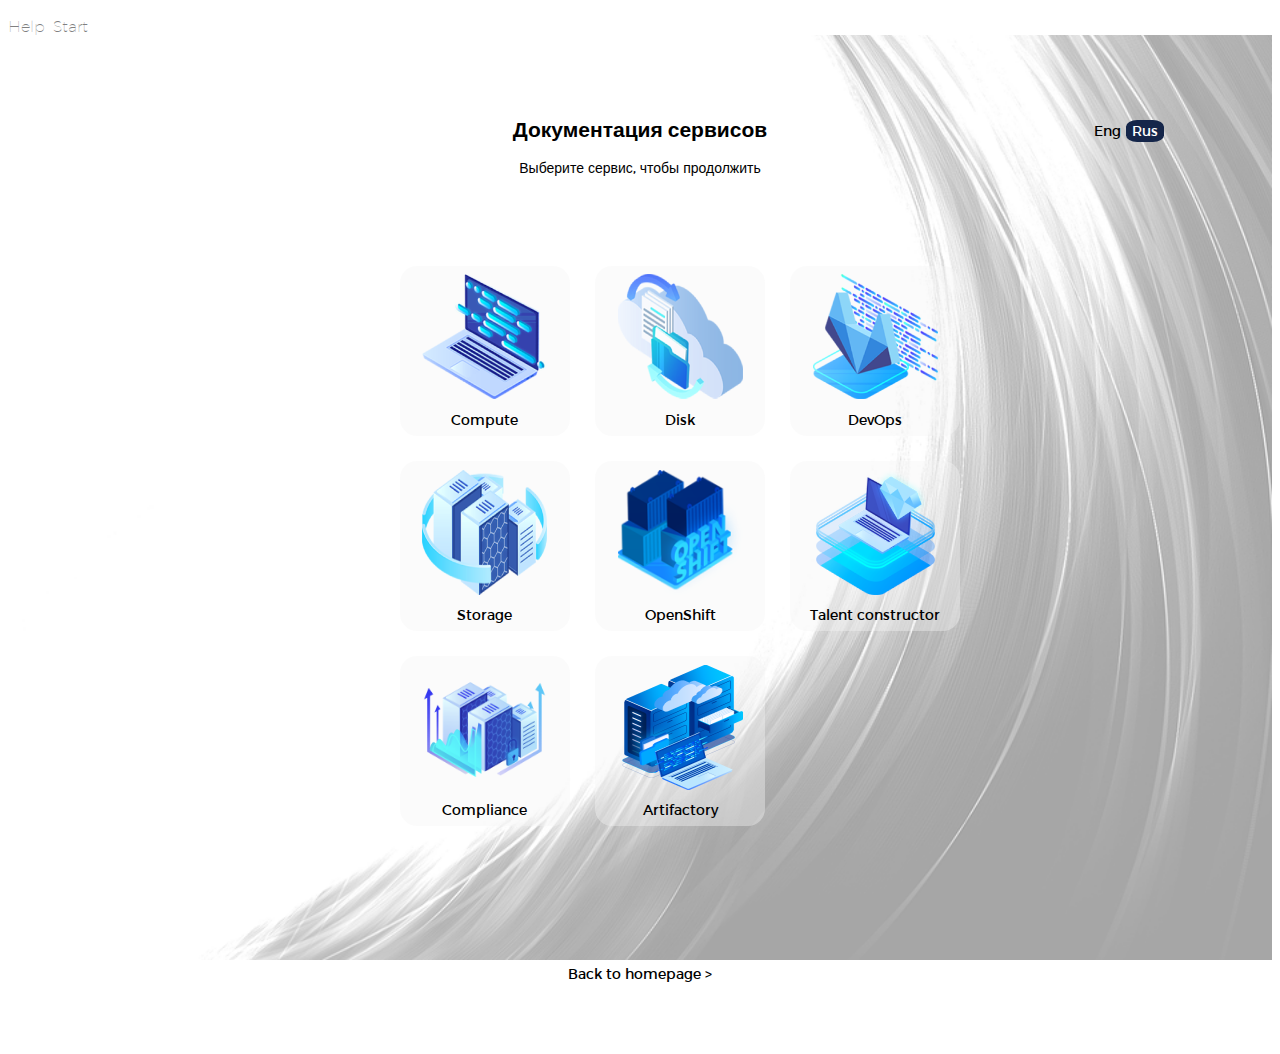
<file: Service documents/index.html>
<!DOCTYPE html>
<html lang="en, ru">

<head>
    <meta charset="utf-8">
    <meta name="viewport" content="width=device-width, initial-scale=1.0">
    <meta name="description" content="Practice">
    <meta name="keywords" content="test, task, Gulis, IBA">
    <title>Service documents</title>
    <link rel="stylesheet" href="style.css">
    <link rel="stylesheet" href="assets/fonts/montserrat/montserrat.css">
</head>

<body>

    <nav>
        <ul class="main-navigation">
            <li href="#">Help</li>
            <li href="#">Start</li>
        </ul>
    </nav>

    <div class="main-container">
        <header>
            <aside>
                <ul>
                    <li href="#">Eng</li>
                    <li href="#" class="active">Rus</li>
                </ul>
            </aside>
            
            <h2>Документация сервисов</h2>
            <p>Выберите сервис, чтобы продолжить</p>
        </header>





        <main class="menu">
            <figure>
                <img src="assets/gallery/compute illustration.png" alt="Compute">
                <figcaption>Compute</figcaption>
            </figure>
            <figure>
                <img src="assets/gallery/cloud.png" alt="Disk">
                <figcaption>Disk</figcaption>
            </figure>
            <figure>
                <img src="assets/gallery/fox.png" alt="DevOps">
                <figcaption>DevOps</figcaption>
            </figure>
            <figure>
                <img src="assets/gallery/stor.png" alt="Storage">
                <figcaption>Storage</figcaption>
            </figure>
            <figure>
                <img src="assets/gallery/OpenSh.png" alt="OpenShift">
                <figcaption>OpenShift</figcaption>
            </figure>
            <figure>
                <img src="assets/gallery/KT.png" alt="Talent constructor">
                <figcaption>Talent constructor</figcaption>
            </figure>
            <figure>
                <img src="assets/gallery/copliance.png" alt="Compliance">
                <figcaption>Compliance</figcaption>
            </figure>
            <figure>
                <img src="assets/gallery/artef illust 2.png" alt="Artifactory">
                <figcaption>Artifactory</figcaption>
            </figure>
        </main>

        <footer>
            <a href="#">Back to homepage ></a>
        </footer>
    </div>

</body>

</html>
</file>
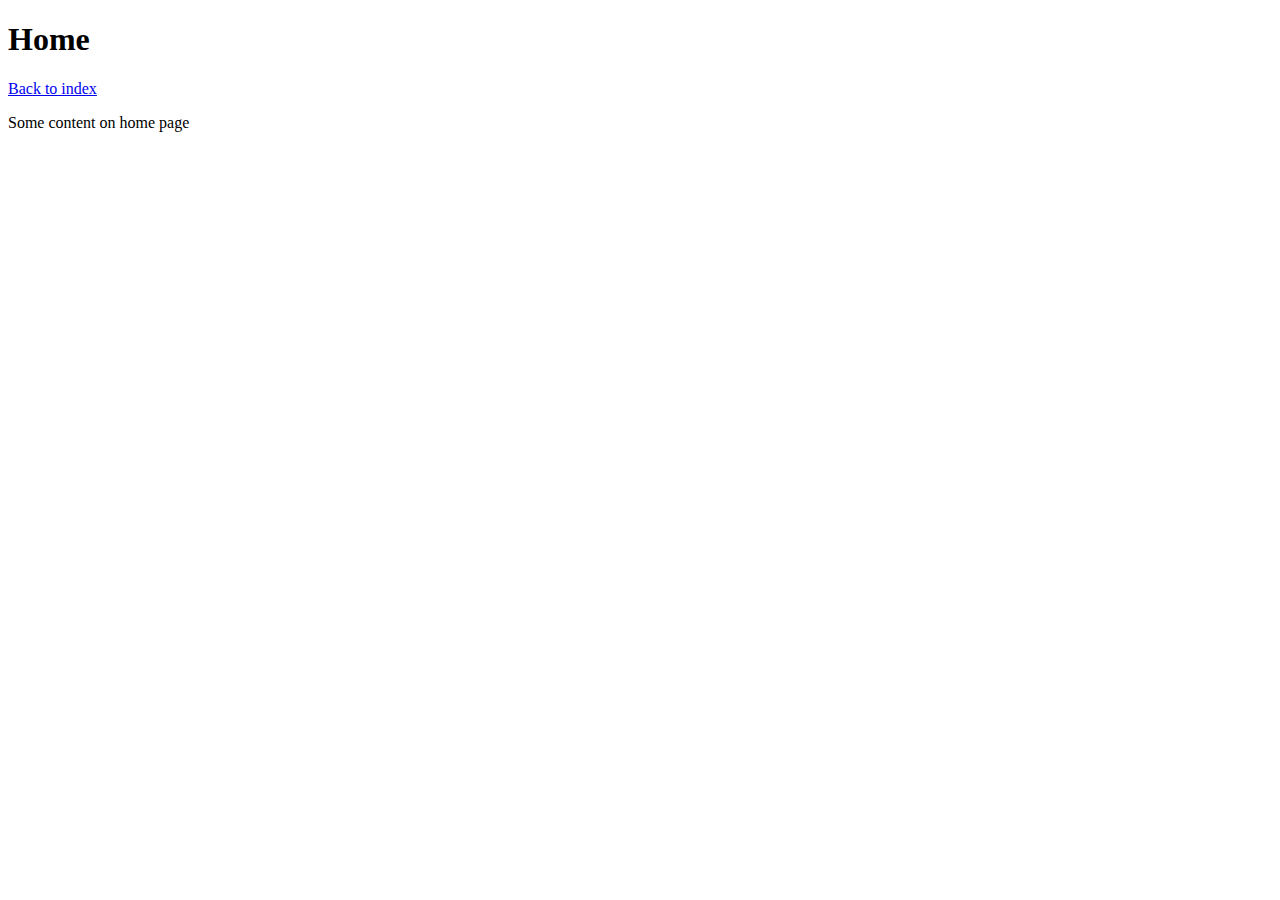
<file: home.html>
<!DOCTYPE html>
<html lang="en-US">

<head>
    <meta charset="utf-8">
    <title>Home page</title>
    <link rel="stylesheet" href="style.css">
</head>

<body>
    <header>
        <h1>Home</h1>
        <nav>
            <a href="index.html">Back to index</a>
        </nav>
    </header>
    <p>Some content on home page</p>
</body>

</html>
</file>
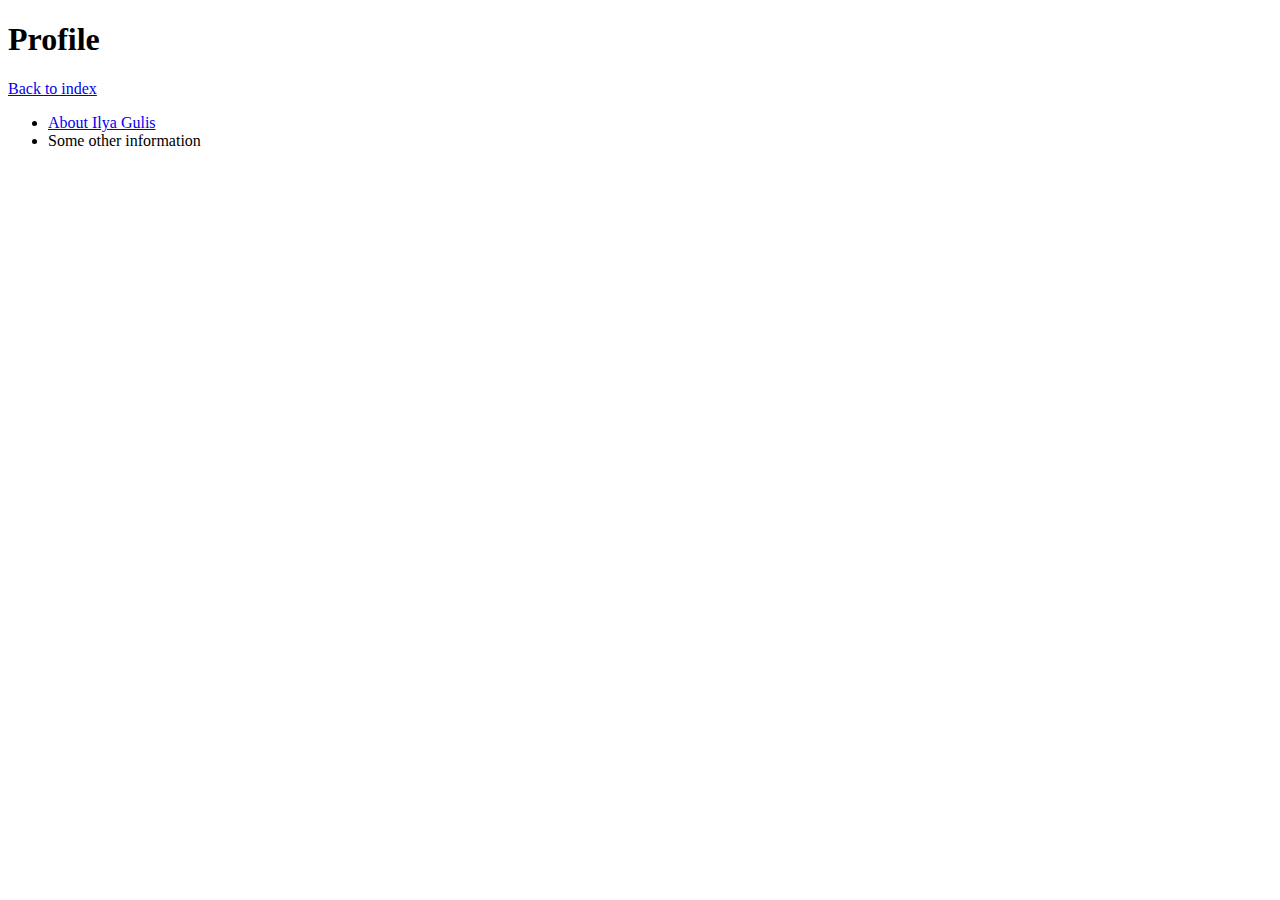
<file: profile.html>
<!DOCTYPE html>
<html lang="en-US">

<head>
    <meta charset="utf-8">
    <title>Home page</title>
    <link rel="stylesheet" href="style.css">
</head>

<body>
    <header>
        <h1>Profile</h1>
        <nav>
            <a href="index.html">Back to index</a>
        </nav>
    </header>
    <ul>
        <li><a href="https://www.linkedin.com/in/ilya-gulis-647689136/" target=_blank title="Ilya's LinkedIn">About Ilya
                Gulis</a></li>
        <li>Some other information</li>
    </ul>

</body>

</html>
</file>
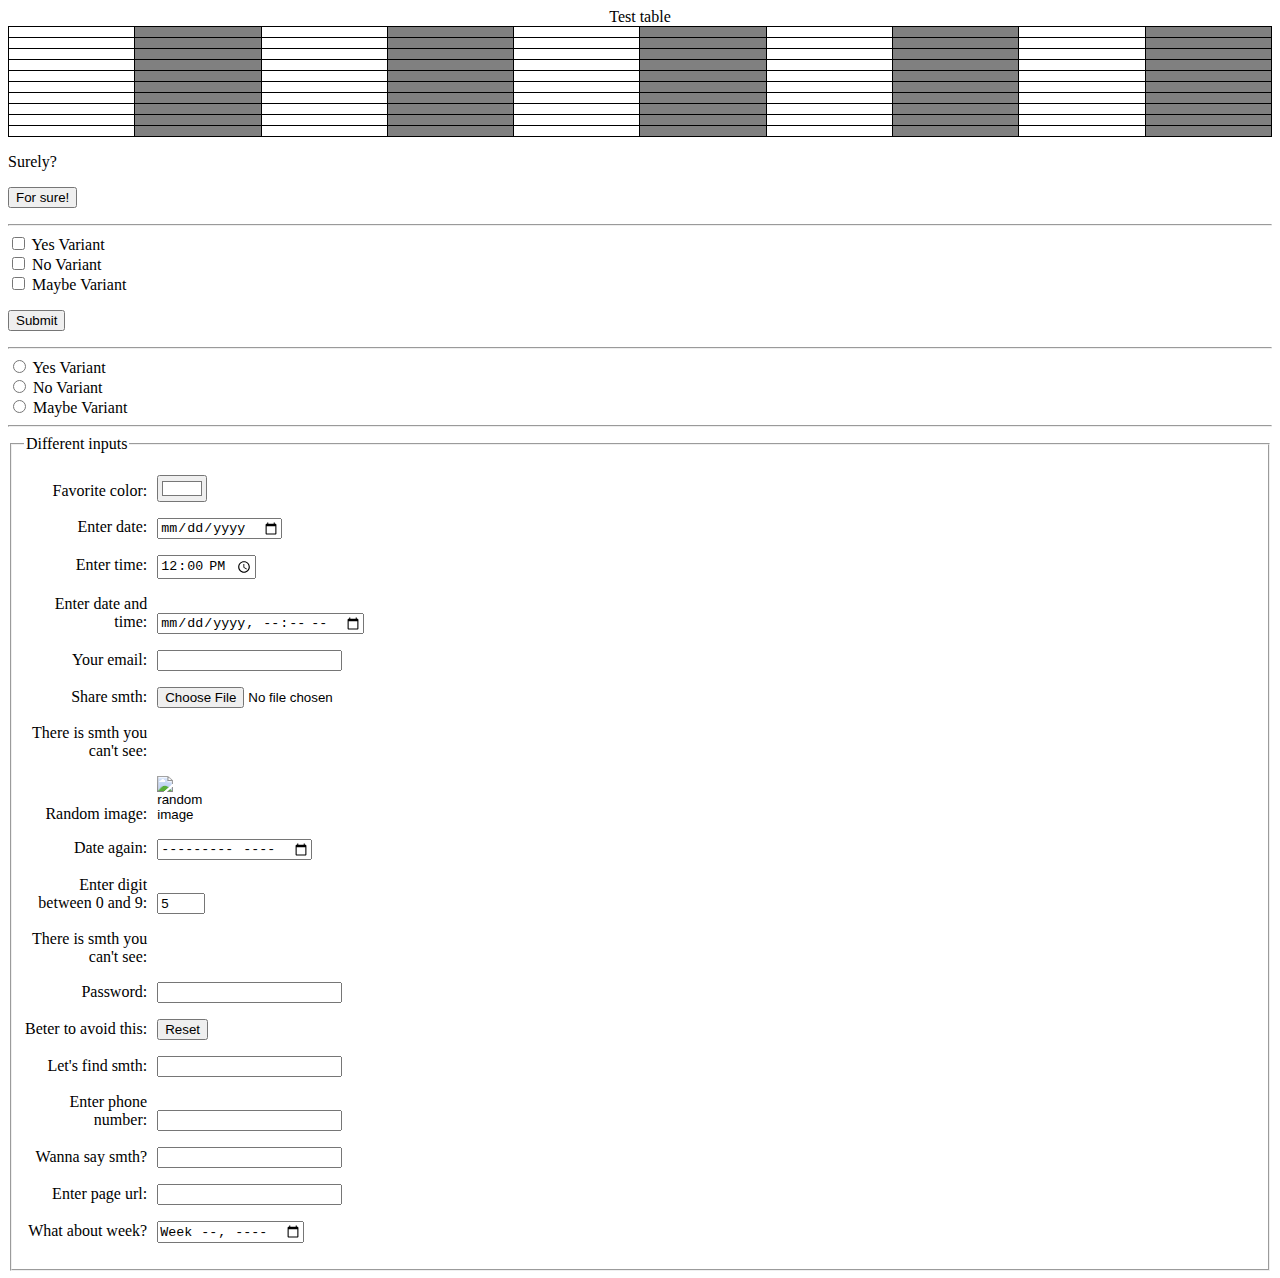
<file: tables.html>
<!DOCTYPE html>
<html>

<head>
    <meta charset="utf-8">
    <meta name="viewport" content="width=device-width, initial-scale=1.0">
    <meta name="description" content="Practice with tables">
    <meta name="keywords" content="test, task, tables, Gulis, IBA">
    <title>Seond test page</title>
    <link rel="stylesheet" href="table-style.css">
</head>

<body>

    <table>
        <caption>Test table</caption>
        <thead>
            <tr>
                <th></th>
                <th></th>
                <th></th>
                <th></th>
                <th></th>
                <th></th>
                <th></th>
                <th></th>
                <th></th>
                <th></th>
            </tr>
        </thead>
        <tbody>
            <tr>
                <td></td>
                <td></td>
                <td></td>
                <td></td>
                <td></td>
                <td></td>
                <td></td>
                <td></td>
                <td></td>
                <td></td>
            </tr>
            <tr>
                <td></td>
                <td></td>
                <td></td>
                <td></td>
                <td></td>
                <td></td>
                <td></td>
                <td></td>
                <td></td>
                <td></td>
            </tr>
            <tr>
                <td></td>
                <td></td>
                <td></td>
                <td></td>
                <td></td>
                <td></td>
                <td></td>
                <td></td>
                <td></td>
                <td></td>
            </tr>
            <tr>
                <td></td>
                <td></td>
                <td></td>
                <td></td>
                <td></td>
                <td></td>
                <td></td>
                <td></td>
                <td></td>
                <td></td>
            </tr>
            <tr>
                <td></td>
                <td></td>
                <td></td>
                <td></td>
                <td></td>
                <td></td>
                <td></td>
                <td></td>
                <td></td>
                <td></td>
            </tr>
            <tr>
                <td></td>
                <td></td>
                <td></td>
                <td></td>
                <td></td>
                <td></td>
                <td></td>
                <td></td>
                <td></td>
                <td></td>
            </tr>
            <tr>
                <td></td>
                <td></td>
                <td></td>
                <td></td>
                <td></td>
                <td></td>
                <td></td>
                <td></td>
                <td></td>
                <td></td>
            </tr>
            <tr>
                <td></td>
                <td></td>
                <td></td>
                <td></td>
                <td></td>
                <td></td>
                <td></td>
                <td></td>
                <td></td>
                <td></td>
            </tr>
            <tr>
                <td></td>
                <td></td>
                <td></td>
                <td></td>
                <td></td>
                <td></td>
                <td></td>
                <td></td>
                <td></td>
                <td></td>
            </tr>
        </tbody>
    </table>

    <form action="/tables.html">
        <p><label for="actButton">Surely?</label></p>
        <p><input type="button" name="actButton" value="For sure!"></p>
    </form>

    <hr />

    <form action="#">
        <input type="checkbox" id="first" name="first" value="Yes">
        <label for="first">Yes Variant</label><br>
        <input type="checkbox" id="second" name="second" value="No">
        <label for="second">No Variant</label><br>
        <input type="checkbox" id="third" name="third" value="Maybe">
        <label for="third">Maybe Variant</label>
        <p><input type="submit" value="Submit"></p>
    </form>

    <hr />

    <form>
        <input type="radio" id="radio-first" name="chosen" value="Yes">
        <label for="radio-first">Yes Variant</label><br>
        <input type="radio" id="radio-second" name="chosen" value="No">
        <label for="radio-second">No Variant</label><br>
        <input type="radio" id="radio-third" name="chosen" value="Maybe">
        <label for="radio-third">Maybe Variant</label>
    </form>

    <hr />

    <form>
        <fieldset>
            <legend>Different inputs</legend>
            <p><label for="color">Favorite color: </label><input type="color" id="color" name="color" value="#ffffff">
            </p>
            <p><label for="birthday">Enter date: </label><input type="date" id="birthday" name="birthday"></p>
            <p><label for="time">Enter time: </label><input type="time" id="time" name="time" value="12:00"></p>
            <p><label for="dtl">Enter date and time: </label><input type="datetime-local" id="dtl" name="dtl"></p>
            <p><label for="email">Your email: </label><input type="email" id="email" name="email"></p>
            <p><label for="somefile">Share smth: </label><input type="file" id="somefile" name="somefile"></p>
            <p><label for="secret">There is smth you can't see: </label><input type="hidden" id="secret" name="secret"
                    value="it's a secret"></p>
            <p><label for="img">Random image: </label><input type="image" id="img" name="img"
                    src="https://cdn.pixabay.com/photo/2012/05/07/11/11/blue-48102_960_720.png" alt="random image"></p>
            <p><label for="month">Date again: </label><input type="month" id="month" name="month"></p>
            <p><label for="digit">Enter digit between 0 and 9: </label><input type="number" id="digit" name="digit"
                    min="0" max="9" value="5"></p>
            <p><label for="secret">There is smth you can't see: </label><input type="hidden" id="secret" name="secret"
                    value="it's a secret"></p>
            <p><label for="pwd">Password: </label><input type="password" id="pwd" name="pwd"></p>
            <p><label for="rst">Beter to avoid this: </label><input type="reset" id="rst" name="rst"></p>
            <p><label for="srch">Let's find smth: </label><input type="search" id="srch" name="srch"></p>
            <p><label for="phone">Enter phone number: </label><input type="tel" id="phone" name="phone"
                    pattern="+375-[0-9]{2}-[0-9]{3}-[0-9]{2}-[0-9]{2}"></p>
            <p><label for="speech">Wanna say smth? </label><input type="text" id="speech" name="speech"></p>
            <p><label for="some-page">Enter page url: </label><input type="url" id="some-page" name="some-page"></p>
            <p><label for="week">What about week? </label><input type="week" id="week" name="week"></p>
        </fieldset>
    </form>



</body>

</html>
</file>
<file: Service documents/style.css>
.active {
    background: rgb(21, 38, 74);
    color: rgb(255, 255, 255);
    border-radius: 30%;
}

.main-navigation {
    display: flex;
    justify-content: space-between;
    width: 5em;
    padding-left: 0;
    font-family: "Montserrat", "Helvetica", sans-serif;
    font-weight: 200;
    white-space: nowrap;
    color: rgb(128, 128, 128);
    list-style-type: none;
    max-height: min-content;
    margin-bottom: auto;
}

.main-container {
    position: relative;
    background-image: url(assets/gallery/background.png);
    background-repeat: no-repeat;
    background-size: cover;
    background-attachment: fixed;
    text-align: center;
    font-family: "Montserrat", "Helvetica", sans-serif;
    font-size: 14px;
}

.main-container header {
    position: relative;
    padding-top: 5%;
    padding-left: 35%;
    padding-bottom: 0%;
    width: 30%;
    font-size: 1em; 
}

.main-container aside ul {
    position: absolute;
    top: 50%;
    right: -40%;
    display: flex;
    justify-content: space-between;
    width: 5em;
    font-family: "Montserrat", "Helvetica", sans-serif;
    font-weight: 400;
    text-align: right;
    white-space: nowrap;
    color: black;
    list-style-type: none;
}

.main-container aside ul li {
    padding: 0.2em 0.4em;
    cursor: pointer;
}

.main-container aside ul li:hover {
    background: rgb(21, 38, 74);
    color: rgb(255, 255, 255);
    border-radius: 30%;
}

.main-container footer {
    padding-bottom: 5%;
}

.main-container footer a {
    color: black;
    text-decoration: none;
}

.menu {
    position: relative;
    display: flex;
    flex-wrap: wrap;
    width: 50%;
    padding-left: 30%;
    padding-right: 30%;
    padding-top: 5%;
    padding-bottom: 10%;
    margin: 0;
}

.menu figure {
    width: 170px;
    height: 170px;
    border-radius: 10%;
    font-size: 1em;
    background-color: rgba(245, 245, 245, 0.4);
    margin: 2%;
}

.menu img {
    width: 125px;
    height: 125px;
    padding: 5%;
}

@media (max-width: 550px) {

    .main-container header {
        display: flex;
        flex-wrap: wrap;
    }

    .main-container aside ul {
        position: relative;
        top: 0;
        right: 0;

    }
}
</file>
<file: Service documents/assets/fonts/montserrat/montserrat.css>
@font-face {
    font-family: 'Montserrat';
    src: local('Montserrat Hairline'), local('Montserrat-Hairline'), url('montserrathairline.woff2') format('woff2'), url('montserrathairline.woff') format('woff'), url('montserrathairline.ttf') format('truetype');
    font-weight: 100;
    font-style: normal;
}

@font-face {
    font-family: 'Montserrat';
    src: local('Montserrat Light'), local('Montserrat-Light'), url('montserratlight.woff2') format('woff2'), url('montserratlight.woff') format('woff'), url('montserratlight.ttf') format('truetype');
    font-weight: 300;
    font-style: normal;
}

@font-face {
    font-family: 'Montserrat';
    src: local('Montserrat'), local('Montserrat-Regular'), url('montserrat.woff2') format('woff2'), url('montserrat.woff') format('woff'), url('montserrat.ttf') format('truetype');
    font-weight: 400;
    font-style: normal;
}

@font-face {
    font-family: 'Montserrat';
    src: local('Montserrat Bold'), local('Montserrat-Bold'), url('montserratbold.woff2') format('woff2'), url('montserratbold.woff') format('woff'), url('montserratbold.ttf') format('truetype');
    font-weight: 700;
    font-style: normal;
}

@font-face {
    font-family: 'Montserrat';
    src: local('Montserrat Black'), local('Montserrat-Black'), url('montserratblack.woff2') format('woff2'), url('montserratblack.woff') format('woff'), url('montserratblack.ttf') format('truetype');
    font-weight: 900;
    font-style: normal;
}
</file>
<file: style.css>
.all {
  display: flex;
  flex-wrap: wrap;
  width: 100%;
  height: auto;
  color: black;
  font-family: Verdana, Geneva, Tahoma, sans-serif;
}

.all nav {
  display: flex;
  width: 100%;
}

.all nav ul {
  display: flex;
  justify-content: space-between;
  width: 30%;
  font-family: "Lato-Bold", "Helvetica", sans-serif;
  font-weight: 600;
  white-space: nowrap;
  color: black;
  list-style-type: none;
}

.all nav ul a {
  background-color: transparent;
  text-decoration: none;
}

.all nav ul a:visited {
  color: black;
}

.all nav ul li {
  background-color: gray;
  padding: 5%;
}

section {
  width: 100%;
  margin: 2%;
  padding: 2%;
  background-color: gray;
}

img {
  width: 250px;
  border: 0;
}
</file>
<file: table-style.css>
table {
    width: 100%;
}

td, th {
    padding: 5px;
    text-align: center;
}

table, th, td {
    border: 1px solid black;
    border-collapse: collapse;
}

table th:nth-child(even) {
    background-color: gray;
}

table th:nth-child(odd) {
    background-color: white;
}

table td:nth-child(even) {
    background-color: gray;
}

table td:nth-child(odd) {
    background-color: white;
}

form input[type='image'] {
    width: 50px;
}

form fieldset label {
    display: inline-block;
    width: 10%;
    text-align: right;
    padding-right: 10px;
  }
</file>
